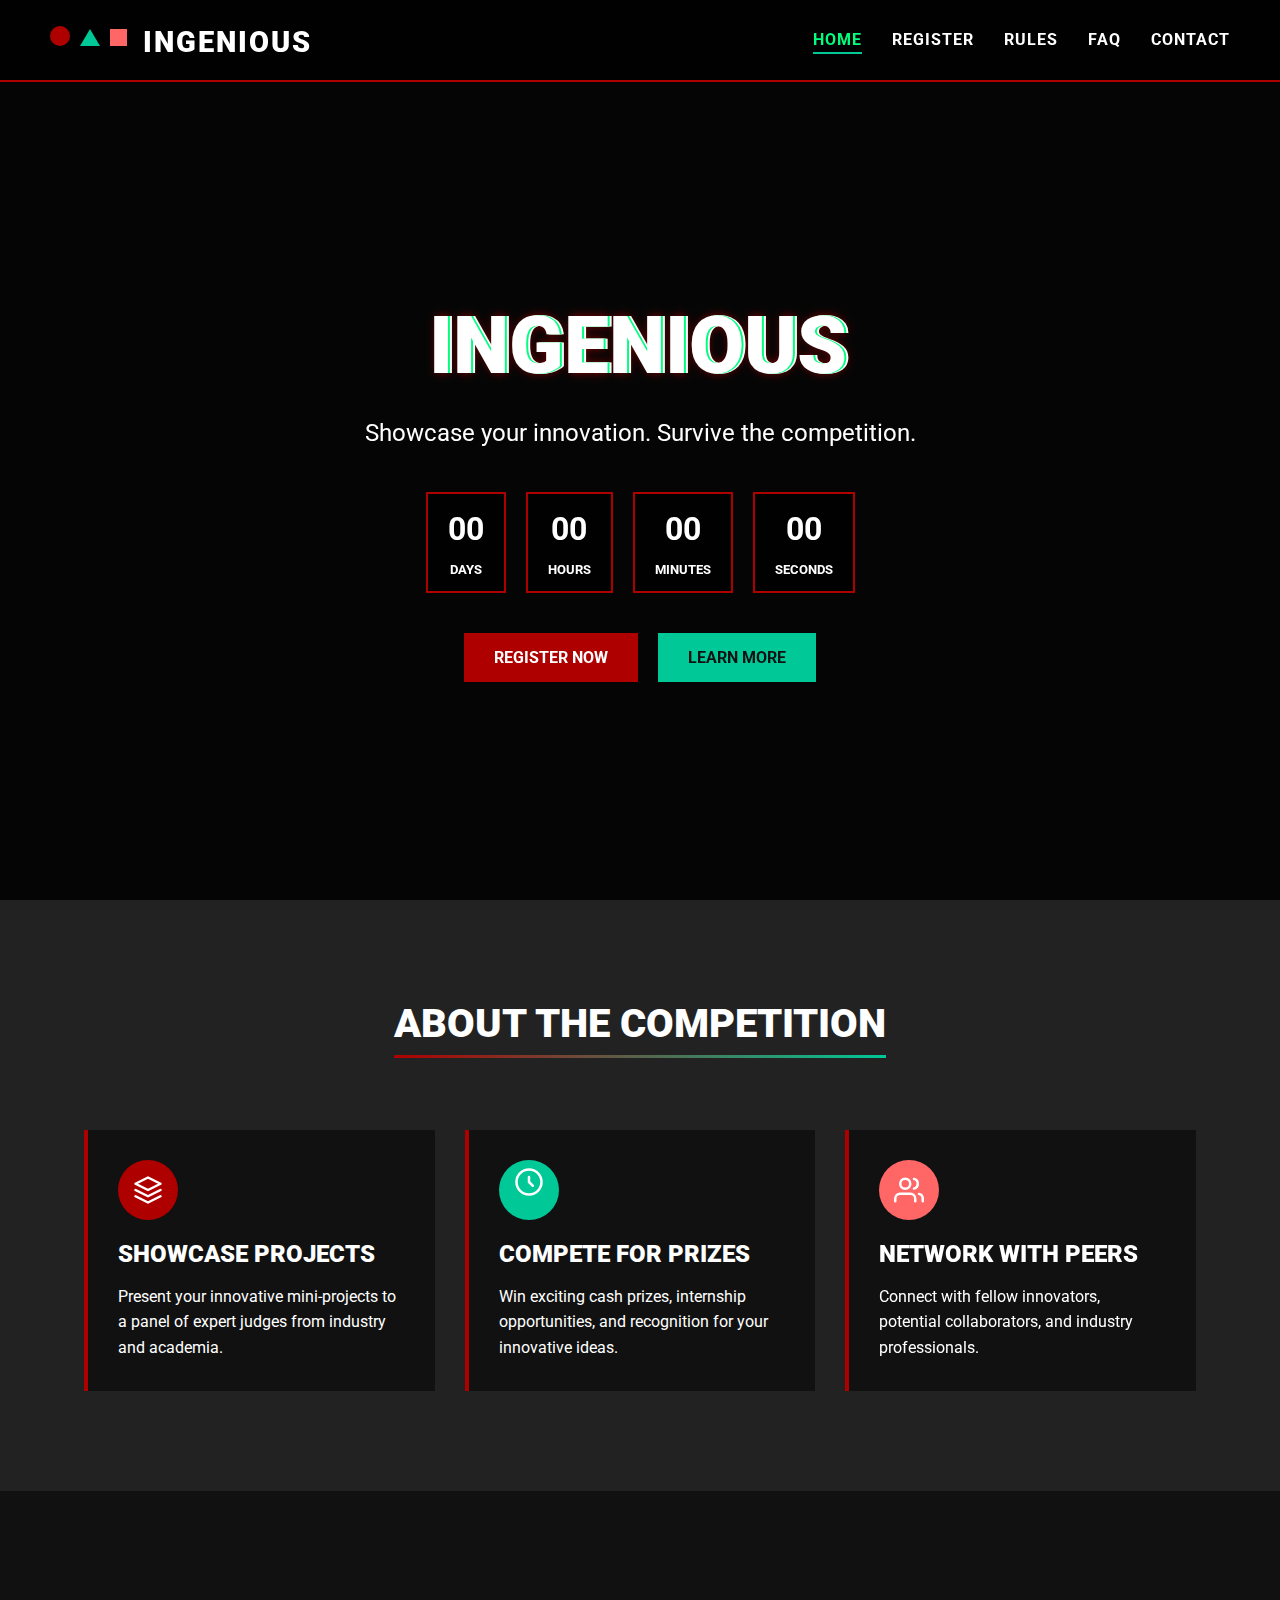
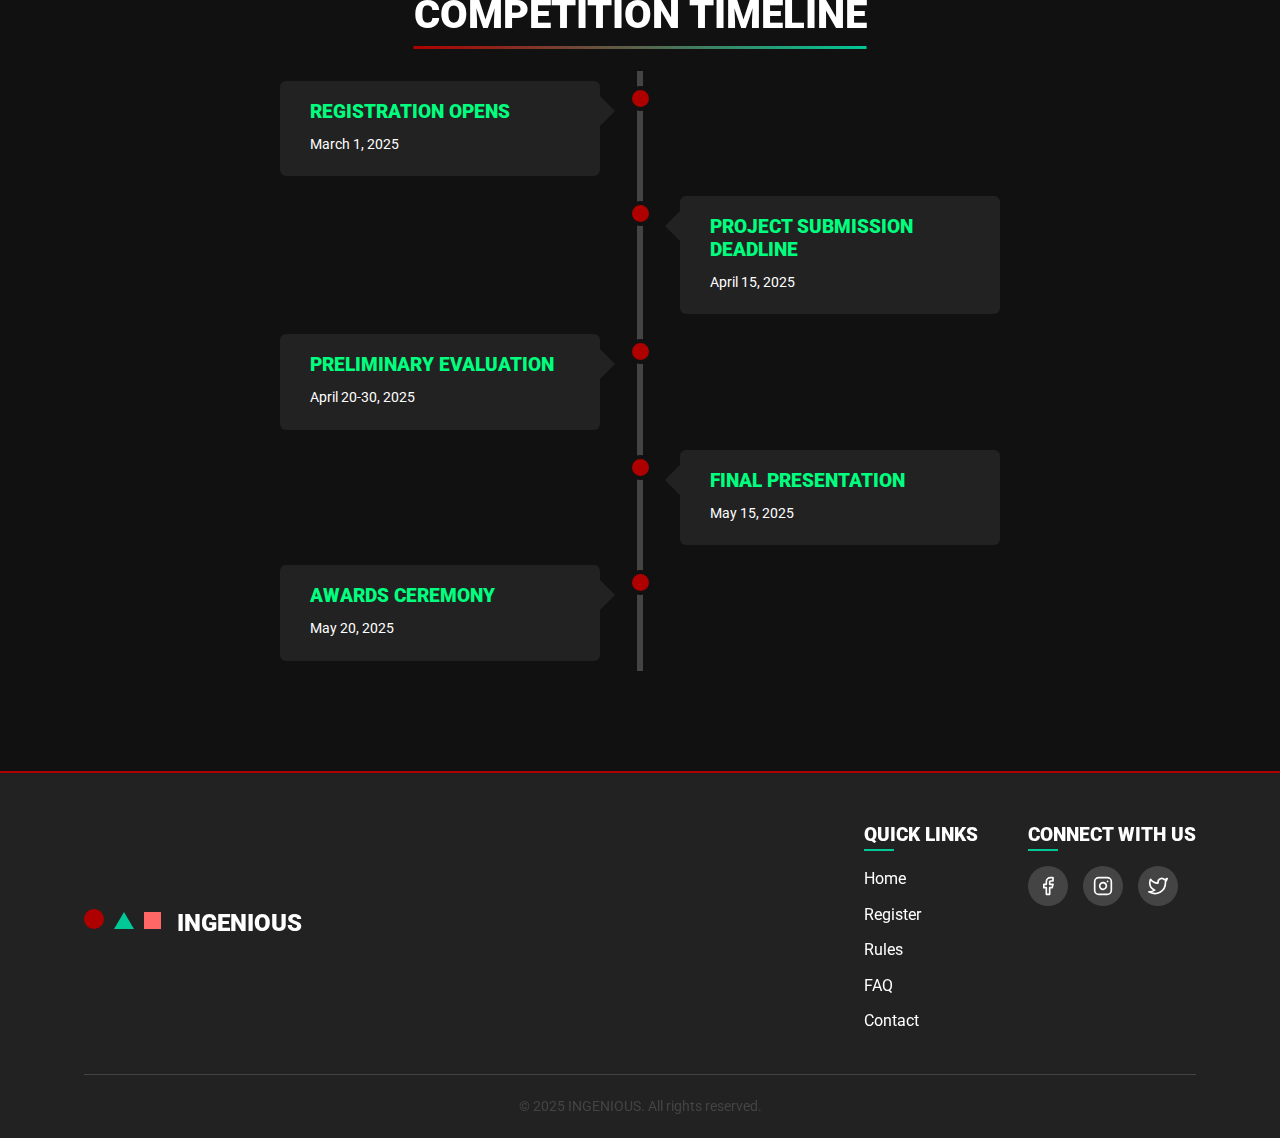
<file: index.html>
<!DOCTYPE html>
<html lang="en">
<head>
    <meta charset="UTF-8">
    <meta name="viewport" content="width=device-width, initial-scale=1.0">
    <title>INGENIOUS | College Project Competition</title>
    <link rel="stylesheet" href="styles.css">
    <link rel="preconnect" href="https://fonts.googleapis.com">
    <link rel="preconnect" href="https://fonts.gstatic.com" crossorigin>
    <link href="https://fonts.googleapis.com/css2?family=Roboto:wght@400;700;900&display=swap" rel="stylesheet">
    <script src="script.js" defer></script>
</head>
<body>
    <div class="overlay"></div>
    
    <!-- Navigation -->
    <nav class="navbar">
        <div class="logo">
            <div class="shapes">
                <span class="shape circle"></span>
                <span class="shape triangle"></span>
                <span class="shape square"></span>
            </div>
            <h1>INGENIOUS</h1>
        </div>
        <div class="nav-toggle" id="navToggle">
            <div class="bar"></div>
            <div class="bar"></div>
            <div class="bar"></div>
        </div>
        <ul class="nav-links" id="navLinks">
            <li><a href="index.html" class="active">Home</a></li>
            <li><a href="register.html">Register</a></li>
            <li><a href="rules.html">Rules</a></li>
            <li><a href="faq.html">FAQ</a></li>
            <li><a href="contact.html">Contact</a></li>
        </ul>
    </nav>

    <!-- Hero Section -->
    <section class="hero">
        <div class="hero-content">
            <h1 class="glitch" data-text="INGENIOUS">INGENIOUS</h1>
            <p>Showcase your innovation. Survive the competition.</p>
            <div class="countdown">
                <div class="time-block">
                    <span id="days">00</span>
                    <span class="label">Days</span>
                </div>
                <div class="time-block">
                    <span id="hours">00</span>
                    <span class="label">Hours</span>
                </div>
                <div class="time-block">
                    <span id="minutes">00</span>
                    <span class="label">Minutes</span>
                </div>
                <div class="time-block">
                    <span id="seconds">00</span>
                    <span class="label">Seconds</span>
                </div>
            </div>
            <div class="cta-buttons">
                <a href="register.html" class="btn btn-primary">Register Now</a>
                <a href="rules.html" class="btn btn-secondary">Learn More</a>
            </div>
        </div>
    </section>

    <!-- About Section -->
    <section class="about">
        <div class="container">
            <h2 class="section-title">About the Competition</h2>
            <div class="about-grid">
                <div class="about-card">
                    <div class="icon-container circle">
                        <svg xmlns="http://www.w3.org/2000/svg" viewBox="0 0 24 24" fill="none" stroke="currentColor" stroke-width="2" stroke-linecap="round" stroke-linejoin="round">
                            <path d="M12 2L2 7l10 5 10-5-10-5zM2 17l10 5 10-5M2 12l10 5 10-5"></path>
                        </svg>
                    </div>
                    <h3>Showcase Projects</h3>
                    <p>Present your innovative mini-projects to a panel of expert judges from industry and academia.</p>
                </div>
                <div class="about-card">
                    <div class="icon-container triangle">
                        <svg xmlns="http://www.w3.org/2000/svg" viewBox="0 0 24 24" fill="none" stroke="currentColor" stroke-width="2" stroke-linecap="round" stroke-linejoin="round">
                            <circle cx="12" cy="12" r="10"></circle>
                            <path d="M12 8v4l3 3"></path>
                        </svg>
                    </div>
                    <h3>Compete for Prizes</h3>
                    <p>Win exciting cash prizes, internship opportunities, and recognition for your innovative ideas.</p>
                </div>
                <div class="about-card">
                    <div class="icon-container square">
                        <svg xmlns="http://www.w3.org/2000/svg" viewBox="0 0 24 24" fill="none" stroke="currentColor" stroke-width="2" stroke-linecap="round" stroke-linejoin="round">
                            <path d="M17 21v-2a4 4 0 0 0-4-4H5a4 4 0 0 0-4 4v2"></path>
                            <circle cx="9" cy="7" r="4"></circle>
                            <path d="M23 21v-2a4 4 0 0 0-3-3.87"></path>
                            <path d="M16 3.13a4 4 0 0 1 0 7.75"></path>
                        </svg>
                    </div>
                    <h3>Network with Peers</h3>
                    <p>Connect with fellow innovators, potential collaborators, and industry professionals.</p>
                </div>
            </div>
        </div>
    </section>

    <!-- Timeline Section -->
    <section class="timeline">
        <div class="container">
            <h2 class="section-title">Competition Timeline</h2>
            <div class="timeline-container">
                <div class="timeline-item">
                    <div class="timeline-dot"></div>
                    <div class="timeline-content">
                        <h3>Registration Opens</h3>
                        <p>March 1, 2025</p>
                    </div>
                </div>
                <div class="timeline-item">
                    <div class="timeline-dot"></div>
                    <div class="timeline-content">
                        <h3>Project Submission Deadline</h3>
                        <p>April 15, 2025</p>
                    </div>
                </div>
                <div class="timeline-item">
                    <div class="timeline-dot"></div>
                    <div class="timeline-content">
                        <h3>Preliminary Evaluation</h3>
                        <p>April 20-30, 2025</p>
                    </div>
                </div>
                <div class="timeline-item">
                    <div class="timeline-dot"></div>
                    <div class="timeline-content">
                        <h3>Final Presentation</h3>
                        <p>May 15, 2025</p>
                    </div>
                </div>
                <div class="timeline-item">
                    <div class="timeline-dot"></div>
                    <div class="timeline-content">
                        <h3>Awards Ceremony</h3>
                        <p>May 20, 2025</p>
                    </div>
                </div>
            </div>
        </div>
    </section>

    <!-- Footer -->
    <footer>
        <div class="container">
            <div class="footer-content">
                <div class="footer-logo">
                    <div class="shapes">
                        <span class="shape circle"></span>
                        <span class="shape triangle"></span>
                        <span class="shape square"></span>
                    </div>
                    <h2>INGENIOUS</h2>
                </div>
                <div class="footer-links">
                    <div class="footer-section">
                        <h3>Quick Links</h3>
                        <ul>
                            <li><a href="index.html">Home</a></li>
                            <li><a href="register.html">Register</a></li>
                            <li><a href="rules.html">Rules</a></li>
                            <li><a href="faq.html">FAQ</a></li>
                            <li><a href="contact.html">Contact</a></li>
                        </ul>
                    </div>
                    <div class="footer-section">
                        <h3>Connect With Us</h3>
                        <div class="social-links">
                            <a href="#" class="social-link">
                                <svg xmlns="http://www.w3.org/2000/svg" width="24" height="24" viewBox="0 0 24 24" fill="none" stroke="currentColor" stroke-width="2" stroke-linecap="round" stroke-linejoin="round">
                                    <path d="M18 2h-3a5 5 0 0 0-5 5v3H7v4h3v8h4v-8h3l1-4h-4V7a1 1 0 0 1 1-1h3z"></path>
                                </svg>
                            </a>
                            <a href="#" class="social-link">
                                <svg xmlns="http://www.w3.org/2000/svg" width="24" height="24" viewBox="0 0 24 24" fill="none" stroke="currentColor" stroke-width="2" stroke-linecap="round" stroke-linejoin="round">
                                    <rect x="2" y="2" width="20" height="20" rx="5" ry="5"></rect>
                                    <path d="M16 11.37A4 4 0 1 1 12.63 8 4 4 0 0 1 16 11.37z"></path>
                                    <line x1="17.5" y1="6.5" x2="17.51" y2="6.5"></line>
                                </svg>
                            </a>
                            <a href="#" class="social-link">
                                <svg xmlns="http://www.w3.org/2000/svg" width="24" height="24" viewBox="0 0 24 24" fill="none" stroke="currentColor" stroke-width="2" stroke-linecap="round" stroke-linejoin="round">
                                    <path d="M23 3a10.9 10.9 0 0 1-3.14 1.53 4.48 4.48 0 0 0-7.86 3v1A10.66 10.66 0 0 1 3 4s-4 9 5 13a11.64 11.64 0 0 1-7 2c9 5 20 0 20-11.5a4.5 4.5 0 0 0-.08-.83A7.72 7.72 0 0 0 23 3z"></path>
                                </svg>
                            </a>
                        </div>
                    </div>
                </div>
            </div>
            <div class="copyright">
                <p>&copy; 2025 INGENIOUS. All rights reserved.</p>
            </div>
        </div>
    </footer>
</body>
</html>
</file>
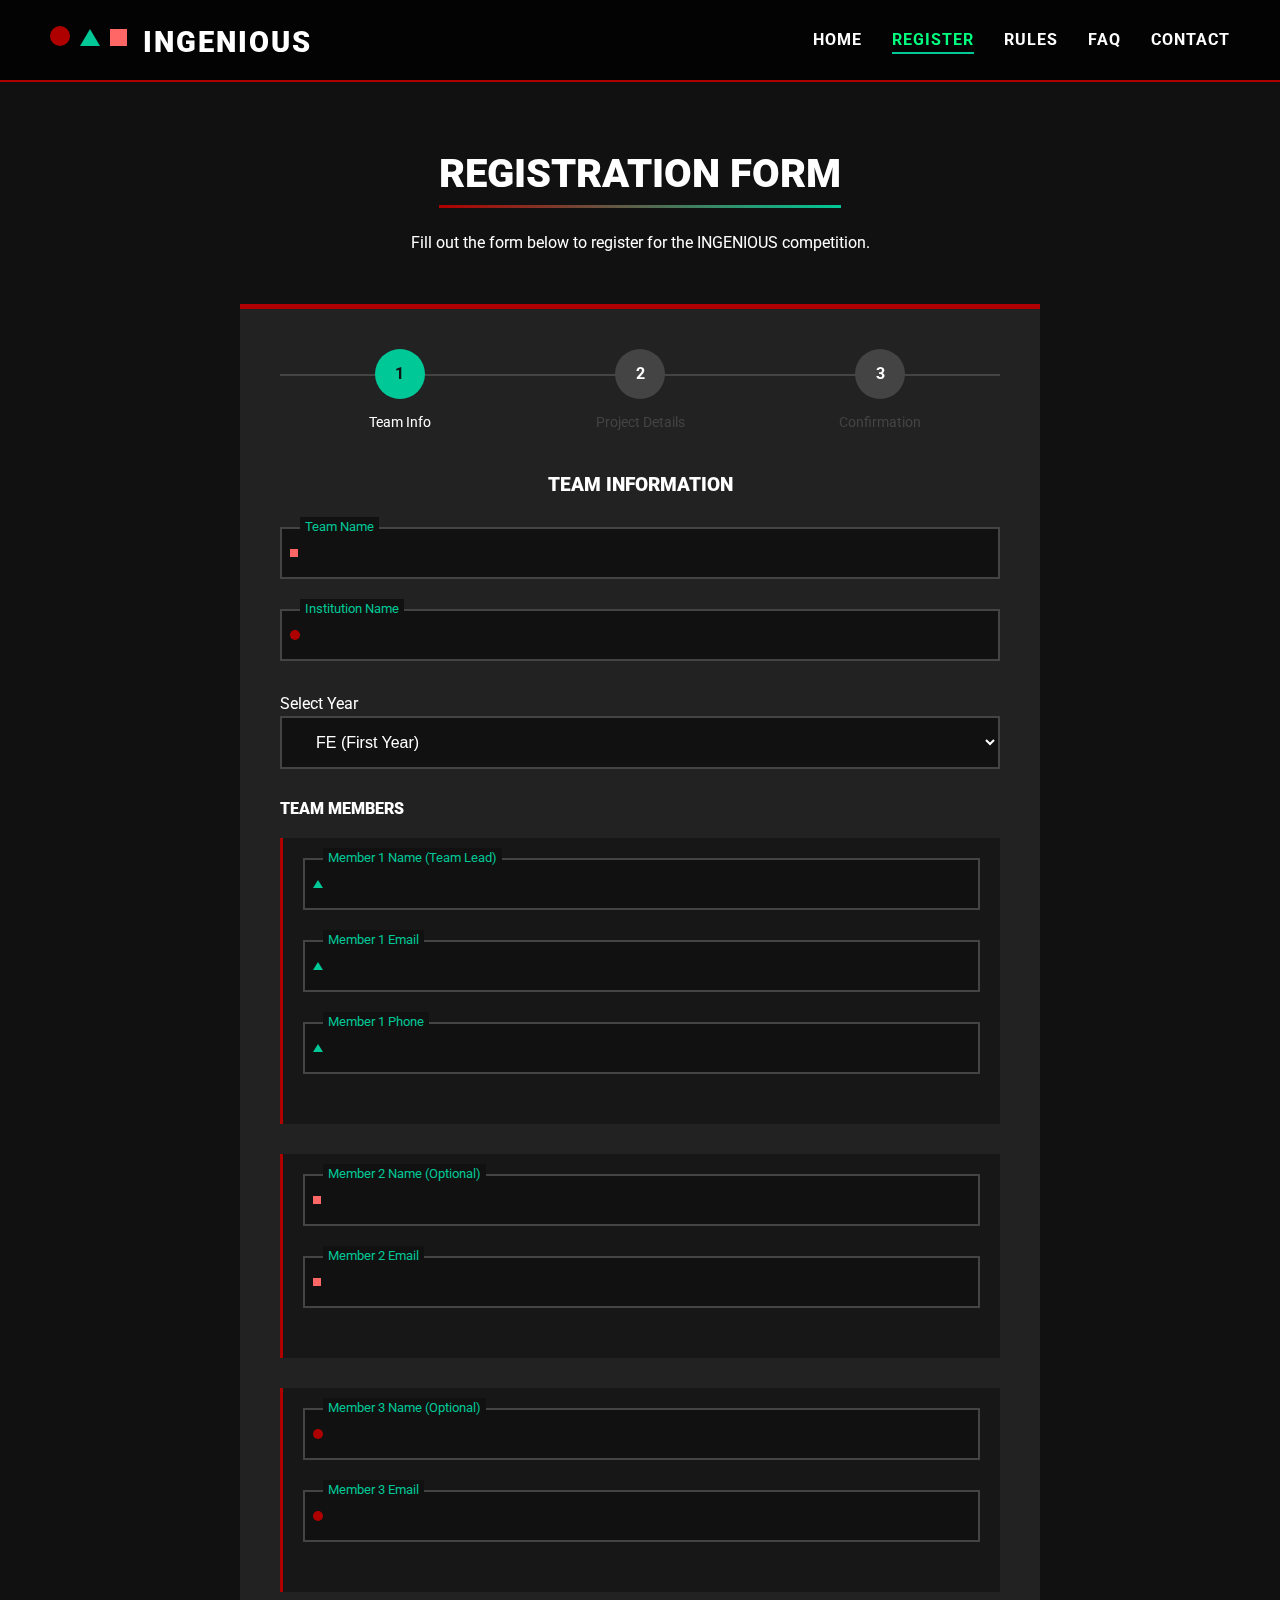
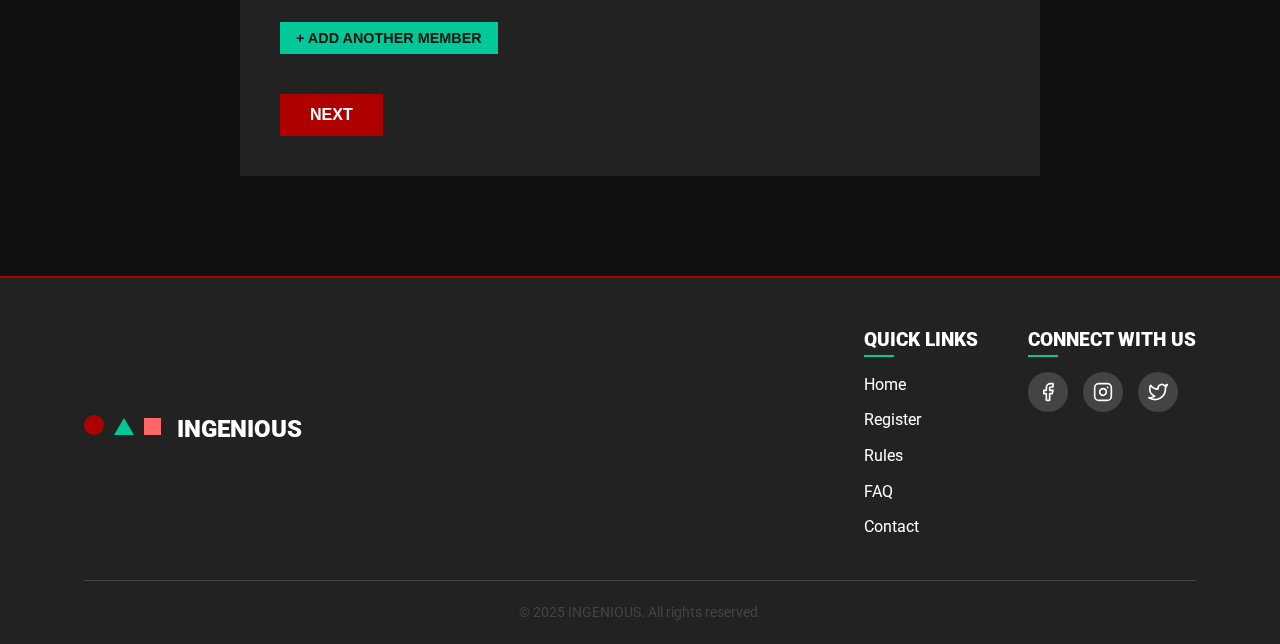
<file: register.html>
<!DOCTYPE html>
<html lang="en">
<head>
    <meta charset="UTF-8">
    <meta name="viewport" content="width=device-width, initial-scale=1.0">
    <title>Register | INGENIOUS</title>
    <link rel="stylesheet" href="styles.css">
    <link rel="preconnect" href="https://fonts.googleapis.com">
    <link rel="preconnect" href="https://fonts.gstatic.com" crossorigin>
    <link href="https://fonts.googleapis.com/css2?family=Roboto:wght@400;700;900&display=swap" rel="stylesheet">
    <script src="script.js" defer></script>
</head>
<body>
    <div class="overlay"></div>
    
    <!-- Navigation -->
    <nav class="navbar">
        <div class="logo">
            <div class="shapes">
                <span class="shape circle"></span>
                <span class="shape triangle"></span>
                <span class="shape square"></span>
            </div>
            <h1>INGENIOUS</h1>
        </div>
        <div class="nav-toggle" id="navToggle">
            <div class="bar"></div>
            <div class="bar"></div>
            <div class="bar"></div>
        </div>
        <ul class="nav-links" id="navLinks">
            <li><a href="index.html">Home</a></li>
            <li><a href="register.html" class="active">Register</a></li>
            <li><a href="rules.html">Rules</a></li>
            <li><a href="faq.html">FAQ</a></li>
            <li><a href="contact.html">Contact</a></li>
        </ul>
    </nav>

    <!-- Registration Form Section -->
    <section class="register-section">
        <div class="container">
            <h2 class="section-title">Registration Form</h2>
            <p class="section-description">Fill out the form below to register for the INGENIOUS competition.</p>
            
            <div class="form-container">
                <div class="form-progress">
                    <div class="progress-step active">
                        <div class="step-number">1</div>
                        <span>Team Info</span>
                    </div>
                    <div class="progress-step">
                        <div class="step-number">2</div>
                        <span>Project Details</span>
                    </div>
                    <div class="progress-step">
                        <div class="step-number">3</div>
                        <span>Confirmation</span>
                    </div>
                </div>
                
                <form id="registrationForm" class="registration-form">
                    <!-- Step 1: Team Information -->
                    <div class="form-step active" id="step1">
                        <h3>Team Information</h3>
                        
                        <div class="form-group">
                            <input type="text" id="teamName" name="teamName" required>
                            <label for="teamName">Team Name</label>
                            <div class="form-icon square"></div>
                        </div>
                        
                        <div class="form-group">
                            <input type="text" id="institution" name="institution" required>
                            <label for="institution">Institution Name</label>
                            <div class="form-icon circle"></div>
                        </div>
                        <label class="form-group" for="year">Select Year</label>
                        <div class="form-group" >
                            <select id="year" name="year" class="custom-select" required>
                                <option value="FE">FE (First Year)</option>
                                <option value="SE">SE (Second Year)</option>
                                <option value="TE">TE (Third Year)</option>
                                <option value="BE">BE (Final Year)</option>
                            </select>
                        </div>
                        
                        
                        
                        <div class="team-members">
                            <h4>Team Members</h4>
                            
                            <div class="member-inputs">
                                <div class="form-group">
                                    <input type="text" id="memberName1" name="memberName1" required>
                                    <label for="memberName1">Member 1 Name (Team Lead)</label>
                                    <div class="form-icon triangle"></div>
                                </div>
                                
                                <div class="form-group">
                                    <input type="email" id="memberEmail1" name="memberEmail1" required>
                                    <label for="memberEmail1">Member 1 Email</label>
                                    <div class="form-icon triangle"></div>
                                </div>
                                
                                <div class="form-group">
                                    <input type="tel" id="memberPhone1" name="memberPhone1" required>
                                    <label for="memberPhone1">Member 1 Phone</label>
                                    <div class="form-icon triangle"></div>
                                </div>
                            </div>
                            
                            <div class="member-inputs">
                                <div class="form-group">
                                    <input type="text" id="memberName2" name="memberName2">
                                    <label for="memberName2">Member 2 Name (Optional)</label>
                                    <div class="form-icon square"></div>
                                </div>
                                
                                <div class="form-group">
                                    <input type="email" id="memberEmail2" name="memberEmail2">
                                    <label for="memberEmail2">Member 2 Email</label>
                                    <div class="form-icon square"></div>
                                </div>
                            </div>
                            
                            <div class="member-inputs">
                                <div class="form-group">
                                    <input type="text" id="memberName3" name="memberName3">
                                    <label for="memberName3">Member 3 Name (Optional)</label>
                                    <div class="form-icon circle"></div>
                                </div>
                                
                                <div class="form-group">
                                    <input type="email" id="memberEmail3" name="memberEmail3">
                                    <label for="memberEmail3">Member 3 Email</label>
                                    <div class="form-icon circle"></div>
                                </div>
                            </div>
                            
                            <button type="button" id="addMemberBtn" class="btn btn-secondary btn-small">+ Add Another Member</button>
                        </div>
                        
                        <div class="form-navigation">
                            <button type="button" class="btn btn-primary next-btn" id="step1Next">Next</button>
                        </div>
                    </div>
                    
                    <!-- Step 2: Project Details -->
                    <div class="form-step" id="step2">
                        <h3>Project Details</h3>
                        
                        <div class="form-group">
                            <input type="text" id="projectTitle" name="projectTitle" required>
                            <label for="projectTitle">Project Title</label>
                            <div class="form-icon triangle"></div>
                        </div>
                        
                        <div class="form-group">
                            <select id="projectCategory" name="projectCategory" required>
                                <option value="" disabled selected>Select a category</option>
                                <option value="ai-ml">AI & Machine Learning</option>
                                <option value="iot">Internet of Things</option>
                                <option value="web-mobile">Web & Mobile Development</option>
                                <option value="game-dev">Game Development</option>
                                <option value="blockchain">Blockchain & Cryptocurrency</option>
                                <option value="other">Other</option>
                            </select>
                            <label for="projectCategory">Project Category</label>
                            <div class="form-icon square"></div>
                        </div>
                        
                        <div class="form-group">
                            <textarea id="projectAbstract" name="projectAbstract" rows="4" required></textarea>
                            <label for="projectAbstract">Project Abstract</label>
                            <div class="form-icon circle"></div>
                        </div>
                        
                        <div class="form-group">
                            <div class="file-upload">
                                <input type="file" id="projectFile" name="projectFile">
                                <label for="projectFile" class="file-label">
                                    <span class="file-icon">
                                        <svg xmlns="http://www.w3.org/2000/svg" width="24" height="24" viewBox="0 0 24 24" fill="none" stroke="currentColor" stroke-width="2" stroke-linecap="round" stroke-linejoin="round">
                                            <path d="M21 15v4a2 2 0 0 1-2 2H5a2 2 0 0 1-2-2v-4"></path>
                                            <polyline points="17 8 12 3 7 8"></polyline>
                                            <line x1="12" y1="3" x2="12" y2="15"></line>
                                        </svg>
                                    </span>
                                    <span class="file-text">Upload Project Proposal</span>
                                </label>
                            </div>
                        </div>
                        
                        <div class="form-navigation">
                            <button type="button" class="btn btn-secondary back-btn" id="step2Back">Back</button>
                            <button type="button" class="btn btn-primary next-btn" id="step2Next">Next</button>
                        </div>
                    </div>
                    
                    <!-- Step 3: Confirmation -->
                    <div class="form-step" id="step3">
                        <h3>Confirmation</h3>
                        
                        <div class="confirmation-box">
                            <p>Please review your information before submitting:</p>
                            <div id="confirmationDetails"></div>
                        </div>
                        
                        <div class="form-group checkbox-group">
                            <input type="checkbox" id="termsConditions" name="termsConditions" required>
                            <label for="termsConditions">I agree to the <a href="#" class="terms-link">terms and conditions</a> of the competition</label>
                        </div>
                        
                        <div class="form-navigation">
                            <button type="button" class="btn btn-secondary back-btn" id="step3Back">Back</button>
                            <button type="submit" class="btn btn-primary submit-btn" id="submitBtn">Submit Registration</button>
                        </div>
                    </div>
                </form>
            </div>
        </div>
    </section>
    
    <!-- Success Modal -->
    <div class="modal" id="successModal">
        <div class="modal-content">
            <div class="success-animation">
                <div class="checkmark-circle">
                    <div class="checkmark draw"></div>
                </div>
            </div>
            <h3>Registration Successful!</h3>
            <p>Your team has been registered for INGENIOUS. An email confirmation has been sent to the team lead.</p>
            <p>Your player number: <span class="player-number" id="playerNumber">456</span></p>
            <button class="btn btn-primary close-modal">Continue</button>
        </div>
    </div>

    <!-- Footer -->
    <footer>
        <div class="container">
            <div class="footer-content">
                <div class="footer-logo">
                    <div class="shapes">
                        <span class="shape circle"></span>
                        <span class="shape triangle"></span>
                        <span class="shape square"></span>
                    </div>
                    <h2>INGENIOUS</h2>
                </div>
                <div class="footer-links">
                    <div class="footer-section">
                        <h3>Quick Links</h3>
                        <ul>
                            <li><a href="index.html">Home</a></li>
                            <li><a href="register.html">Register</a></li>
                            <li><a href="rules.html">Rules</a></li>
                            <li><a href="faq.html">FAQ</a></li>
                            <li><a href="contact.html">Contact</a></li>
                        </ul>
                    </div>
                    <div class="footer-section">
                        <h3>Connect With Us</h3>
                        <div class="social-links">
                            <a href="#" class="social-link">
                                <svg xmlns="http://www.w3.org/2000/svg" width="24" height="24" viewBox="0 0 24 24" fill="none" stroke="currentColor" stroke-width="2" stroke-linecap="round" stroke-linejoin="round">
                                    <path d="M18 2h-3a5 5 0 0 0-5 5v3H7v4h3v8h4v-8h3l1-4h-4V7a1 1 0 0 1 1-1h3z"></path>
                                </svg>
                            </a>
                            <a href="#" class="social-link">
                                <svg xmlns="http://www.w3.org/2000/svg" width="24" height="24" viewBox="0 0 24 24" fill="none" stroke="currentColor" stroke-width="2" stroke-linecap="round" stroke-linejoin="round">
                                    <rect x="2" y="2" width="20" height="20" rx="5" ry="5"></rect>
                                    <path d="M16 11.37A4 4 0 1 1 12.63 8 4 4 0 0 1 16 11.37z"></path>
                                    <line x1="17.5" y1="6.5" x2="17.51" y2="6.5"></line>
                                </svg>
                            </a>
                            <a href="#" class="social-link">
                                <svg xmlns="http://www.w3.org/2000/svg" width="24" height="24" viewBox="0 0 24 24" fill="none" stroke="currentColor" stroke-width="2" stroke-linecap="round" stroke-linejoin="round">
                                    <path d="M23 3a10.9 10.9 0 0 1-3.14 1.53 4.48 4.48 0 0 0-7.86 3v1A10.66 10.66 0 0 1 3 4s-4 9 5 13a11.64 11.64 0 0 1-7 2c9 5 20 0 20-11.5a4.5 4.5 0 0 0-.08-.83A7.72 7.72 0 0 0 23 3z"></path>
                                </svg>
                            </a>
                        </div>
                    </div>
                </div>
            </div>
            <div class="copyright">
                <p>&copy; 2025 INGENIOUS. All rights reserved.</p>
            </div>
        </div>
    </footer>
</body>
</html>
</file>
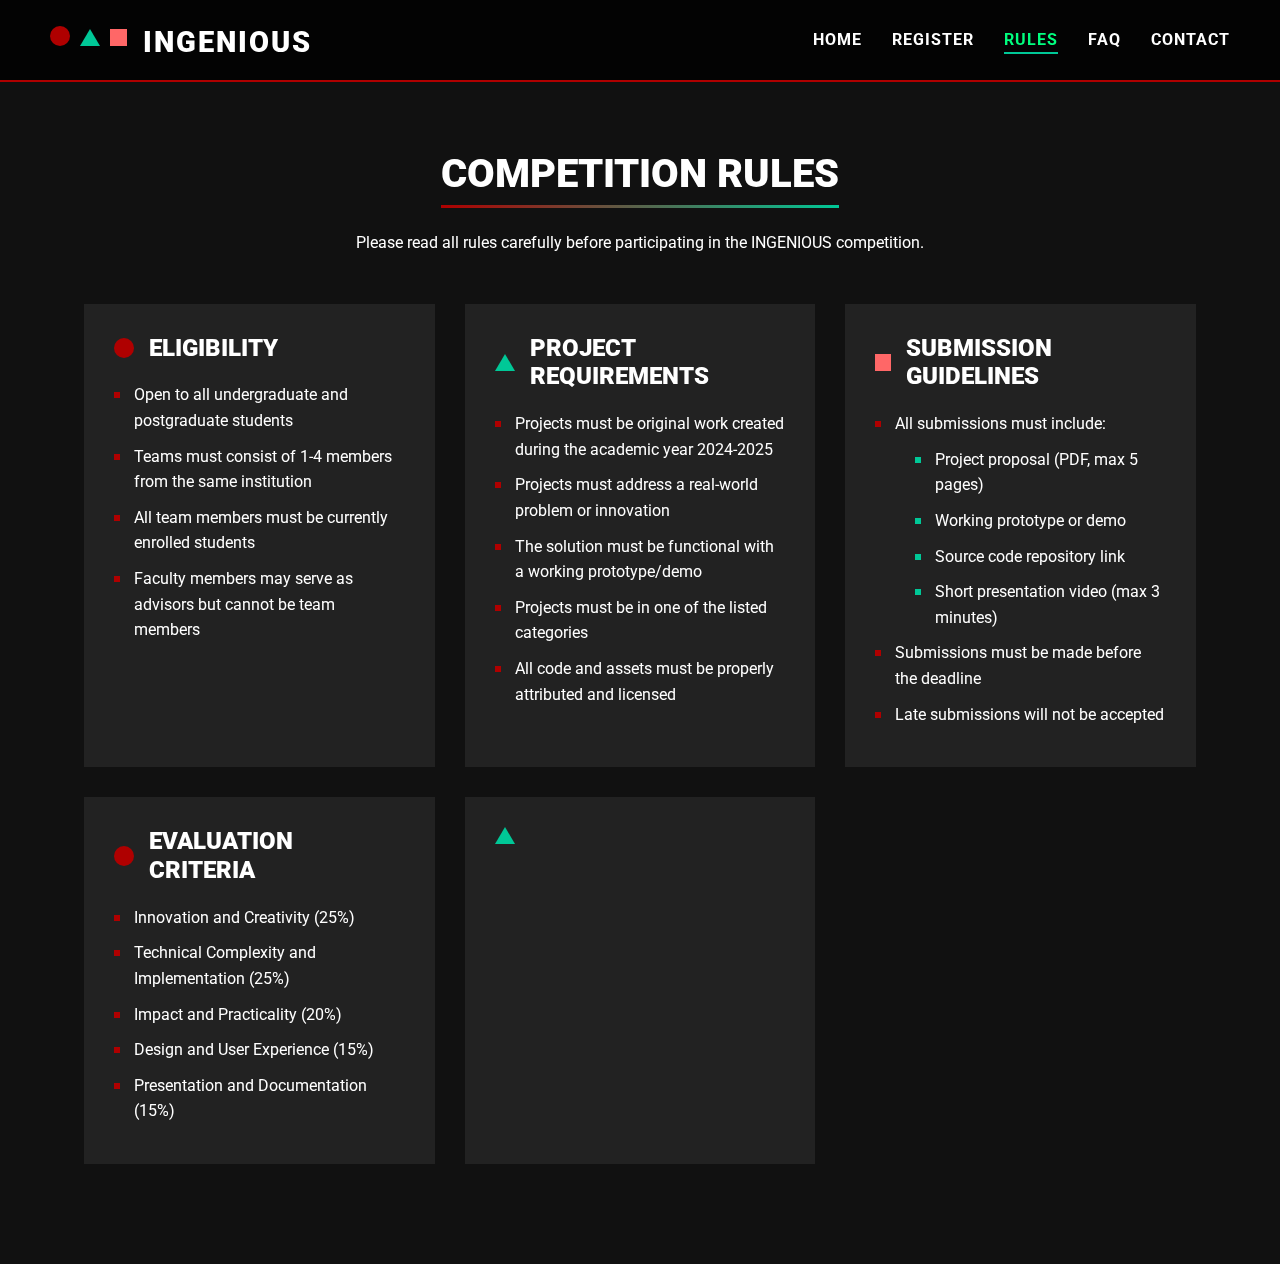
<file: rules.html>
<!DOCTYPE html>
<html lang="en">
<head>
    <meta charset="UTF-8">
    <meta name="viewport" content="width=device-width, initial-scale=1.0">
    <title>Rules | INGENIOUS</title>
    <link rel="stylesheet" href="styles.css">
    <link rel="preconnect" href="https://fonts.googleapis.com">
    <link rel="preconnect" href="https://fonts.gstatic.com" crossorigin>
    <link href="https://fonts.googleapis.com/css2?family=Roboto:wght@400;700;900&display=swap" rel="stylesheet">
    <script src="script.js" defer></script>
</head>
<body>
    <div class="overlay"></div>
    
    <!-- Navigation -->
    <nav class="navbar">
        <div class="logo">
            <div class="shapes">
                <span class="shape circle"></span>
                <span class="shape triangle"></span>
                <span class="shape square"></span>
            </div>
            <h1>INGENIOUS</h1>
        </div>
        <div class="nav-toggle" id="navToggle">
            <div class="bar"></div>
            <div class="bar"></div>
            <div class="bar"></div>
        </div>
        <ul class="nav-links" id="navLinks">
            <li><a href="index.html">Home</a></li>
            <li><a href="register.html">Register</a></li>
            <li><a href="rules.html" class="active">Rules</a></li>
            <li><a href="faq.html">FAQ</a></li>
            <li><a href="contact.html">Contact</a></li>
        </ul>
    </nav>

    <!-- Rules Section -->
    <section class="rules-section">
        <div class="container">
            <h2 class="section-title">Competition Rules</h2>
            <p class="section-description">Please read all rules carefully before participating in the INGENIOUS competition.</p>
            
            <div class="rules-grid">
                <div class="rule-card">
                    <div class="rule-header">
                        <div class="rule-icon circle"></div>
                        <h3>Eligibility</h3>
                    </div>
                    <ul class="rule-list">
                        <li>Open to all undergraduate and postgraduate students</li>
                        <li>Teams must consist of 1-4 members from the same institution</li>
                        <li>All team members must be currently enrolled students</li>
                        <li>Faculty members may serve as advisors but cannot be team members</li>
                    </ul>
                </div>
                
                <div class="rule-card">
                    <div class="rule-header">
                        <div class="rule-icon triangle"></div>
                        <h3>Project Requirements</h3>
                    </div>
                    <ul class="rule-list">
                        <li>Projects must be original work created during the academic year 2024-2025</li>
                        <li>Projects must address a real-world problem or innovation</li>
                        <li>The solution must be functional with a working prototype/demo</li>
                        <li>Projects must be in one of the listed categories</li>
                        <li>All code and assets must be properly attributed and licensed</li>
                    </ul>
                </div>
                
                <div class="rule-card">
                    <div class="rule-header">
                        <div class="rule-icon square"></div>
                        <h3>Submission Guidelines</h3>
                    </div>
                    <ul class="rule-list">
                        <li>All submissions must include:
                            <ul>
                                <li>Project proposal (PDF, max 5 pages)</li>
                                <li>Working prototype or demo</li>
                                <li>Source code repository link</li>
                                <li>Short presentation video (max 3 minutes)</li>
                            </ul>
                        </li>
                        <li>Submissions must be made before the deadline</li>
                        <li>Late submissions will not be accepted</li>
                    </ul>
                </div>
                
                <div class="rule-card">
                    <div class="rule-header">
                        <div class="rule-icon circle"></div>
                        <h3>Evaluation Criteria</h3>
                    </div>
                    <ul class="rule-list">
                        <li>Innovation and Creativity (25%)</li>
                        <li>Technical Complexity and Implementation (25%)</li>
                        <li>Impact and Practicality (20%)</li>
                        <li>Design and User Experience (15%)</li>
                        <li>Presentation and Documentation (15%)</li>
                    </ul>
                </div>
                
                <div class="rule-card">
                    <div class="rule-header">
                        <div class="rule-icon triangle">
</file>
<file: styles.css>
/* Base Styles */
:root {
    --dark-red: #AF0000;
    --light-red: #FF6767;
    --black: #111111;
    --white: #FFFFFF;
    --green: #00C897;
    --neon-green: #00FF7F;
    --neon-red: #FF3131;
    --dark-gray: #222222;
    --light-gray: #444444;
}

* {
    margin: 0;
    padding: 0;
    box-sizing: border-box;
}

body {
    font-family: 'Roboto', sans-serif;
    background-color: var(--black);
    color: var(--white);
    line-height: 1.6;
    overflow-x: hidden;
    position: relative;
}

.overlay {
    position: fixed;
    top: 0;
    left: 0;
    width: 100%;
    height: 100%;
    background: url('data:image/svg+xml;utf8,<svg xmlns="http://www.w3.org/2000/svg" width="100" height="100" viewBox="0 0 100 100"><rect width="100" height="100" fill="none" stroke="%23333" stroke-width="0.5" /></svg>') repeat;
    opacity: 0.05;
    z-index: -1;
    pointer-events: none;
}

.container {
    width: 90%;
    max-width: 1200px;
    margin: 0 auto;
    padding: 0 20px;
}

a {
    text-decoration: none;
    color: var(--white);
    transition: color 0.3s ease;
}

a:hover {
    color: var(--neon-green);
}

ul {
    list-style: none;
}

h1, h2, h3, h4, h5, h6 {
    font-weight: 900;
    line-height: 1.2;
    text-transform: uppercase;
}

.section-title {
    font-size: 2.5rem;
    text-align: center;
    margin-bottom: 2rem;
    position: relative;
    display: inline-block;
    left: 50%;
    transform: translateX(-50%);
}

.section-title::after {
    content: '';
    position: absolute;
    bottom: -10px;
    left: 0;
    width: 100%;
    height: 3px;
    background: linear-gradient(90deg, var(--dark-red), var(--green));
}

.section-description {
    text-align: center;
    margin-bottom: 3rem;
    max-width: 800px;
    margin-left: auto;
    margin-right: auto;
}

/* Button Styles */
.btn {
    display: inline-block;
    padding: 12px 30px;
    border-radius: 0;
    font-weight: 700;
    text-transform: uppercase;
    transition: all 0.3s ease;
    border: none;
    cursor: pointer;
    position: relative;
    overflow: hidden;
    text-align: center;
    font-size: 1rem;
}

.btn::before {
    content: '';
    position: absolute;
    top: 0;
    left: -100%;
    width: 100%;
    height: 100%;
    background: rgba(255, 255, 255, 0.1);
    transition: all 0.3s ease;
}

.btn:hover::before {
    left: 100%;
}

.btn-primary {
    background-color: var(--dark-red);
    color: var(--white);
}

.btn-primary:hover {
    background-color: var(--light-red);
}

.btn-secondary {
    background-color: var(--green);
    color: var(--black);
}

.btn-secondary:hover {
    background-color: var(--neon-green);
}

.btn-small {
    padding: 8px 16px;
    font-size: 0.9rem;
}

/* Shape Styles */
.shape {
    display: inline-block;
    margin-right: 6px;
}

.circle {
    width: 20px;
    height: 20px;
    border-radius: 50%;
    background-color: var(--dark-red);
}

.triangle {
    width: 0;
    height: 0;
    border-left: 10px solid transparent;
    border-right: 10px solid transparent;
    border-bottom: 17px solid var(--green);
}

.square {
    width: 17px;
    height: 17px;
    background-color: var(--light-red);
}

/* Navigation Styles */
.navbar {
    display: flex;
    justify-content: space-between;
    align-items: center;
    padding: 20px 50px;
    background-color: rgba(0, 0, 0, 0.8);
    backdrop-filter: blur(10px);
    position: fixed;
    top: 0;
    left: 0;
    width: 100%;
    z-index: 1000;
    border-bottom: 2px solid var(--dark-red);
}

.logo {
    display: flex;
    align-items: center;
}

.logo h1 {
    font-size: 1.8rem;
    margin-left: 10px;
    margin-top: 5px;
    letter-spacing: 2px;
    display: inline-block;
    color: var(--white);
}

.nav-links {
    display: flex;
    gap: 30px;
}

.nav-links a {
    position: relative;
    padding: 5px 0;
    font-weight: 700;
    text-transform: uppercase;
    letter-spacing: 1px;
}

.nav-links a::after {
    content: '';
    position: absolute;
    bottom: 0;
    left: 0;
    width: 0;
    height: 2px;
    background-color: var(--green);
    transition: width 0.3s ease;
}

.nav-links a:hover::after,
.nav-links a.active::after {
    width: 100%;
}

.nav-links a.active {
    color: var(--neon-green);
}

.nav-toggle {
    display: none;
    flex-direction: column;
    cursor: pointer;
}

.bar {
    width: 25px;
    height: 3px;
    background-color: var(--white);
    margin: 3px 0;
    transition: all 0.3s ease;
}

/* Hero Section Styles */
.hero {
    height: 100vh;
    display: flex;
    align-items: center;
    justify-content: center;
    text-align: center;
    padding-top: 80px;
    background: linear-gradient(rgba(0, 0, 0, 0.7), rgba(0, 0, 0, 0.7)), url('https://via.placeholder.com/1920x1080') no-repeat center center/cover;
    position: relative;
}

.hero-content {
    max-width: 800px;
    padding: 0 20px;
}

.hero-content h1 {
    font-size: 5rem;
    margin-bottom: 20px;
    text-shadow: 0 0 10px rgba(255, 0, 0, 0.5);
    position: relative;
}

/* Glitch effect */
.glitch {
    position: relative;
    color: var(--white);
}

.glitch::before,
.glitch::after {
    content: attr(data-text);
    position: absolute;
    top: 0;
    left: 0;
    width: 100%;
    height: 100%;
}

.glitch::before {
    left: 2px;
    text-shadow: -2px 0 var(--neon-red);
    animation: glitch-anim-1 2s infinite linear alternate-reverse;
}

.glitch::after {
    left: -2px;
    text-shadow: 2px 0 var(--neon-green);
    animation: glitch-anim-2 3s infinite linear alternate-reverse;
}

@keyframes glitch-anim-1 {
    0% {
        clip-path: inset(80% 0 0 0);
    }
    20% {
        clip-path: inset(50% 0 30% 0);
    }
    40% {
        clip-path: inset(10% 0 60% 0);
    }
    60% {
        clip-path: inset(30% 0 70% 0);
    }
    80% {
        clip-path: inset(20% 0 30% 0);
    }
    100% {
        clip-path: inset(60% 0 10% 0);
    }
}

@keyframes glitch-anim-2 {
    0% {
        clip-path: inset(20% 0 60% 0);
    }
    20% {
        clip-path: inset(40% 0 20% 0);
    }
    40% {
        clip-path: inset(80% 0 10% 0);
    }
    60% {
        clip-path: inset(10% 0 50% 0);
    }
    80% {
        clip-path: inset(70% 0 30% 0);
    }
    100% {
        clip-path: inset(0% 0 80% 0);
    }
}

.hero-content p {
    font-size: 1.5rem;
    margin-bottom: 40px;
}

.cta-buttons {
    display: flex;
    gap: 20px;
    justify-content: center;
    margin-top: 40px;
}

/* Countdown Timer */
.countdown {
    display: flex;
    justify-content: center;
    gap: 20px;
    margin: 30px 0;
}

.time-block {
    display: flex;
    flex-direction: column;
    align-items: center;
    background-color: rgba(0, 0, 0, 0.7);
    border: 2px solid var(--dark-red);
    padding: 10px 20px;
    min-width: 80px;
}

.time-block span {
    font-size: 2rem;
    font-weight: 700;
}

.time-block .label {
    font-size: 0.8rem;
    text-transform: uppercase;
    margin-top: 5px;
}

/* About Section Styles */
.about {
    padding: 100px 0;
    background-color: var(--dark-gray);
}

.about-grid {
    display: grid;
    grid-template-columns: repeat(auto-fit, minmax(300px, 1fr));
    gap: 30px;
    margin-top: 50px;
}

.about-card {
    background-color: var(--black);
    padding: 30px;
    border-left: 4px solid var(--dark-red);
    transition: transform 0.3s ease;
}

.about-card:hover {
    transform: translateY(-10px);
}

.icon-container {
    display: flex;
    align-items: center;
    justify-content: center;
    width: 60px;
    height: 60px;
    border-radius: 50%;
    margin-bottom: 20px;
}

.icon-container.circle {
    background-color: var(--dark-red);
}

.icon-container.triangle {
    background-color: var(--green);
}

.icon-container.square {
    background-color: var(--light-red);
}

.icon-container svg {
    width: 30px;
    height: 30px;
    stroke: var(--white);
}

.about-card h3 {
    margin-bottom: 15px;
    font-size: 1.5rem;
}

/* Timeline Section */
.timeline {
    padding: 100px 0;
}

.timeline-container {
    position: relative;
    max-width: 800px;
    margin: 0 auto;
}

.timeline-container::after {
    content: '';
    position: absolute;
    width: 6px;
    background-color: var(--light-gray);
    top: 0;
    bottom: 0;
    left: 50%;
    margin-left: -3px;
}

.timeline-item {
    padding: 10px 40px;
    position: relative;
    width: 50%;
    box-sizing: border-box;
}

.timeline-item:nth-child(odd) {
    left: 0;
}

.timeline-item:nth-child(even) {
    left: 50%;
}

.timeline-dot {
    position: absolute;
    width: 25px;
    height: 25px;
    right: -12.5px;
    background-color: var(--dark-red);
    border: 4px solid var(--black);
    top: 15px;
    border-radius: 50%;
    z-index: 1;
}

.timeline-item:nth-child(even) .timeline-dot {
    left: -12.5px;
}

.timeline-content {
    padding: 20px 30px;
    background-color: var(--dark-gray);
    position: relative;
    border-radius: 6px;
}

.timeline-content::after {
    content: '';
    position: absolute;
    top: 15px;
    right: -15px;
    width: 0;
    height: 0;
    border-top: 15px solid transparent;
    border-bottom: 15px solid transparent;
    border-left: 15px solid var(--dark-gray);
}

.timeline-item:nth-child(even) .timeline-content::after {
    right: auto;
    left: -15px;
    border-left: none;
    border-right: 15px solid var(--dark-gray);
}

.timeline-content h3 {
    margin: 0;
    color: var(--neon-green);
}

.timeline-content p {
    margin: 10px 0 0;
    font-size: 0.9rem;
}

/* Registration Form Styles */
.register-section {
    padding: 150px 0 100px;
}

.form-container {
    max-width: 800px;
    margin: 0 auto;
    background-color: var(--dark-gray);
    padding: 40px;
    border-top: 5px solid var(--dark-red);
}

.form-progress {
    display: flex;
    justify-content: space-between;
    margin-bottom: 40px;
    position: relative;
}

.form-progress::before {
    content: '';
    position: absolute;
    top: 25px;
    left: 0;
    width: 100%;
    height: 2px;
    background-color: var(--light-gray);
    z-index: 1;
}

.progress-step {
    position: relative;
    z-index: 2;
    text-align: center;
    width: 33.33%;
}

.step-number {
    width: 50px;
    height: 50px;
    background-color: var(--light-gray);
    border-radius: 50%;
    display: flex;
    align-items: center;
    justify-content: center;
    margin: 0 auto 10px;
    font-weight: 700;
    transition: all 0.3s ease;
}

.progress-step.active .step-number {
    background-color: var(--green);
    color: var(--black);
}

.progress-step span {
    font-size: 0.9rem;
    color: var(--light-gray);
    transition: all 0.3s ease;
}

.progress-step.active span {
    color: var(--white);
}

.form-step {
    display: none;
}

.form-step.active {
    display: block;
}

.form-step h3 {
    margin-bottom: 30px;
    text-align: center;
}

.form-group {
    position: relative;
    margin-bottom: 30px;
}

.form-group input,
.form-group select,
.form-group textarea {
    width: 100%;
    padding: 15px 15px 15px 30px;
    background-color: var(--black);
    border: 2px solid var(--light-gray);
    color: var(--white);
    font-size: 1rem;
    transition: all 0.3s ease;
}

.form-group select option {
    background-color: var(--black);
}

.form-group input:focus,
.form-group select:focus,
.form-group textarea:focus {
    outline: none;
    border-color: var(--green);
}

.form-group label {
    position: absolute;
    top: 15px;
    left: 30px;
    font-size: 1rem;
    color: var(--light-gray);
    transition: all 0.3s ease;
    pointer-events: none;
}

.form-group input:focus ~ label,
.form-group select:focus ~ label,
.form-group textarea:focus ~ label,
.form-group input:not(:placeholder-shown) ~ label,
.form-group select:not([value=""]) ~ label,
.form-group textarea:not(:placeholder-shown) ~ label {
    top: -10px;
    left: 20px;
    font-size: 0.8rem;
    background-color: var(--black);
    padding: 0 5px;
    color: var(--green);
}

.form-icon {
    position: absolute;
    left: 10px;
    top: 50%;
    transform: translateY(-50%);
}

.form-icon.circle {
    width: 10px;
    height: 10px;
}

.form-icon.triangle {
    border-left: 5px solid transparent;
    border-right: 5px solid transparent;
    border-bottom: 8px solid var(--green);
}

.form-icon.square {
    width: 8px;
    height: 8px;
}

.team-members {
    margin-bottom: 30px;
}

.team-members h4 {
    margin-bottom: 20px;
}

.member-inputs {
    margin-bottom: 30px;
    padding: 20px;
    background-color: rgba(0, 0, 0, 0.3);
    border-left: 3px solid var(--dark-red);
}

.file-upload {
    position: relative;
    overflow: hidden;
    display: inline-block;
    width: 100%;
}

.file-upload input[type="file"] {
    position: absolute;
    left: 0;
    top: 0;
    opacity: 0;
    cursor: pointer;
    width: 100%;
    height: 100%;
}

.file-label {
    display: flex;
    align-items: center;
    padding: 15px;
    background-color: var(--black);
    border: 2px dashed var(--light-gray);
    cursor: pointer;
    transition: all 0.3s ease;
}

.file-label:hover {
    border-color: var(--green);
}

.file-icon {
    margin-right: 10px;
}

.file-icon svg {
    width: 24px;
    height: 24px;
    stroke: var(--green);
}

.form-navigation {
    display: flex;
    justify-content: space-between;
    margin-top: 40px;
}

.checkbox-group {
    display: flex;
    align-items: center;
}

.checkbox-group input[type="checkbox"] {
    width: auto;
    margin-right: 10px;
}

.checkbox-group label {
    position: static;
}

.confirmation-box {
    background-color: var(--black);
    padding: 20px;
    margin-bottom: 30px;
}

.confirmation-box p {
    margin-bottom: 15px;
}

#confirmationDetails div {
    margin-bottom: 10px;
    padding-bottom: 10px;
    border-bottom: 1px dashed var(--light-gray);
}

#confirmationDetails strong {
    color: var(--neon-green);
}

.terms-link {
    color: var(--neon-green);
    text-decoration: underline;
}

/* Modal Styles */
.modal {
    display: none;
    position: fixed;
    z-index: 2000;
    left: 0;
    top: 0;
    width: 100%;
    height: 100%;
    background-color: rgba(0, 0, 0, 0.8);
    align-items: center;
    justify-content: center;
}

.modal-content {
    background-color: var(--dark-gray);
    padding: 40px;
    text-align: center;
    max-width: 500px;
    width: 90%;
    position: relative;
    border-top: 5px solid var(--green);
}

.success-animation {
    margin-bottom: 30px;
}

.checkmark-circle {
    width: 80px;
    height: 80px;
    position: relative;
    background-color: var(--green);
    border-radius: 50%;
    margin: 0 auto;
    animation: scale 0.3s ease-in-out;
}

.checkmark {
    width: 40px;
    height: 80px;
    position: absolute;
    top: -5px;
    left: 20px;
    transform: rotate(45deg);
}

.checkmark.draw:after {
    content: '';
    width: 10px;
    height: 40px;
    position: absolute;
    left: 0;
    top: 30px;
    background-color: var(--white);
    animation: drawCheck 0.5s ease-in-out 0.3s forwards;
    transform: scaleY(0);
    transform-origin: 0 0;
}

.checkmark.draw:before {
    content: '';
    width: 30px;
    height: 10px;
    position: absolute;
    right: -20px;
    top: 60px;
    background-color: var(--white);
    animation: drawCheck 0.5s ease-in-out 0.8s forwards;
    transform: scaleX(0);
    transform-origin: 0 0;
}

@keyframes drawCheck {
    100% {
        transform: scaleX(1) scaleY(1);
    }
}

@keyframes scale {
    0% {
        transform: scale(0);
    }
    100% {
        transform: scale(1);
    }
}

.player-number {
    font-size: 2rem;
    color: var(--neon-green);
    font-weight: 900;
    letter-spacing: 2px;
    display: block;
    margin: 20px 0;
}

/* Rules Section Styles */
.rules-section {
    padding: 150px 0 100px;
}

.rules-grid {
    display: grid;
    grid-template-columns: repeat(auto-fit, minmax(300px, 1fr));
    gap: 30px;
}

.rule-card {
    background-color: var(--dark-gray);
    padding: 30px;
    transition: all 0.3s ease;
}

.rule-card:hover {
    transform: translateY(-5px);
    box-shadow: 0 10px 20px rgba(0, 0, 0, 0.3);
}

.rule-header {
    display: flex;
    align-items: center;
    margin-bottom: 20px;
}

.rule-icon {
    margin-right: 15px;
}

.rule-header h3 {
    font-size: 1.5rem;
}

.rule-list li {
    margin-bottom: 10px;
    position: relative;
    padding-left: 20px;
}

.rule-list li::before {
    content: '';
    position: absolute;
    left: 0;
    top: 10px;
    width: 6px;
    height: 6px;
    background-color: var(--dark-red);
}

.rule-list li ul {
    margin-top: 10px;
    margin-left: 20px;
}

.rule-list li ul li::before {
    background-color: var(--green);
}

/* Footer Styles */
footer {
    background-color: var(--dark-gray);
    padding: 50px 0 20px;
    border-top: 2px solid var(--dark-red);
}

.footer-content {
    display: flex;
    flex-wrap: wrap;
    justify-content: space-between;
    margin-bottom: 30px;
}

.footer-logo {
    display: flex;
    align-items: center;
    margin-bottom: 20px;
}

.footer-logo h2 {
    font-size: 1.5rem;
    margin-left: 10px;
}

.footer-links {
    display: flex;
    flex-wrap: wrap;
    gap: 50px;
}

.footer-section h3 {
    margin-bottom: 20px;
    position: relative;
    display: inline-block;
}

.footer-section h3::after {
    content: '';
    position: absolute;
    bottom: -5px;
    left: 0;
    width: 30px;
    height: 2px;
    background-color: var(--green);
}

.footer-section ul li {
    margin-bottom: 10px;
}

.social-links {
    display: flex;
    gap: 15px;
}

.social-link {
    display: flex;
    align-items: center;
    justify-content: center;
    width: 40px;
    height: 40px;
    background-color: var(--light-gray);
    border-radius: 50%;
    transition: all 0.3s ease;
}

.social-link:hover {
    background-color: var(--dark-red);
    transform: translateY(-5px);
}

.social-link svg {
    width: 20px;
    height: 20px;
    stroke: var(--white);
}

.copyright {
    text-align: center;
    padding-top: 20px;
    border-top: 1px solid var(--light-gray);
    font-size: 0.9rem;
    color: var(--light-gray);
}

/* Responsive Styles */
@media screen and (max-width: 1024px) {
    .navbar {
        padding: 20px 30px;
    }
    
    .hero-content h1 {
        font-size: 4rem;
    }
}

@media screen and (max-width: 768px) {
    .navbar {
        padding: 15px 20px;
    }
    
    .nav-links {
        position: fixed;
        top: 80px;
        left: 0;
        width: 100%;
        background-color: rgba(0, 0, 0, 0.95);
        flex-direction: column;
        align-items: center;
        padding: 20px 0;
        gap: 20px;
        transform: translateY(-150%);
        transition: transform 0.4s ease;
        z-index: 999;
    }
    
    .nav-links.active {
        transform: translateY(0);
    }
    
    .nav-toggle {
        display: flex;
    }
    
    .nav-toggle.active .bar:nth-child(1) {
        transform: rotate(-45deg) translate(-5px, 6px);
    }
    
    .nav-toggle.active .bar:nth-child(2) {
        opacity: 0;
    }
    
    .nav-toggle.active .bar:nth-child(3) {
        transform: rotate(45deg) translate(-5px, -6px);
    }
    
    .hero-content h1 {
        font-size: 3rem;
    }
    
    .hero-content p {
        font-size: 1.2rem;
    }
    
    .cta-buttons {
        flex-direction: column;
        gap: 15px;
    }
    
    .countdown {
        flex-wrap: wrap;
        justify-content: center;
    }
    
    .time-block {
        min-width: 70px;
    }
    
    .timeline-container::after {
        left: 30px;
    }
    
    .timeline-item {
        width: 100%;
        padding-left: 70px;
        padding-right: 20px;
    }
    
    .timeline-item:nth-child(even) {
        left: 0;
    }
    
    .timeline-dot {
        left: 17px;
        right: auto;
    }
    
    .timeline-item:nth-child(even) .timeline-dot {
        left: 17px;
    }
    
    .timeline-content::after,
    .timeline-item:nth-child(even) .timeline-content::after {
        display: none;
    }
    
    .footer-content {
        flex-direction: column;
    }
    
    .footer-links {
        flex-direction: column;
        gap: 30px;
    }
}

@media screen and (max-width: 576px) {
    .hero-content h1 {
        font-size: 2.5rem;
    }
    
    .section-title {
        font-size: 2rem;
    }
    
    .about-card,
    .rule-card {
        padding: 20px;
    }
    
    .form-container {
        padding: 20px;
    }
    
    .form-navigation {
        flex-direction: column;
        gap: 15px;
    }
    
    .form-navigation button {
        width: 100%;
    }
}
</file>
